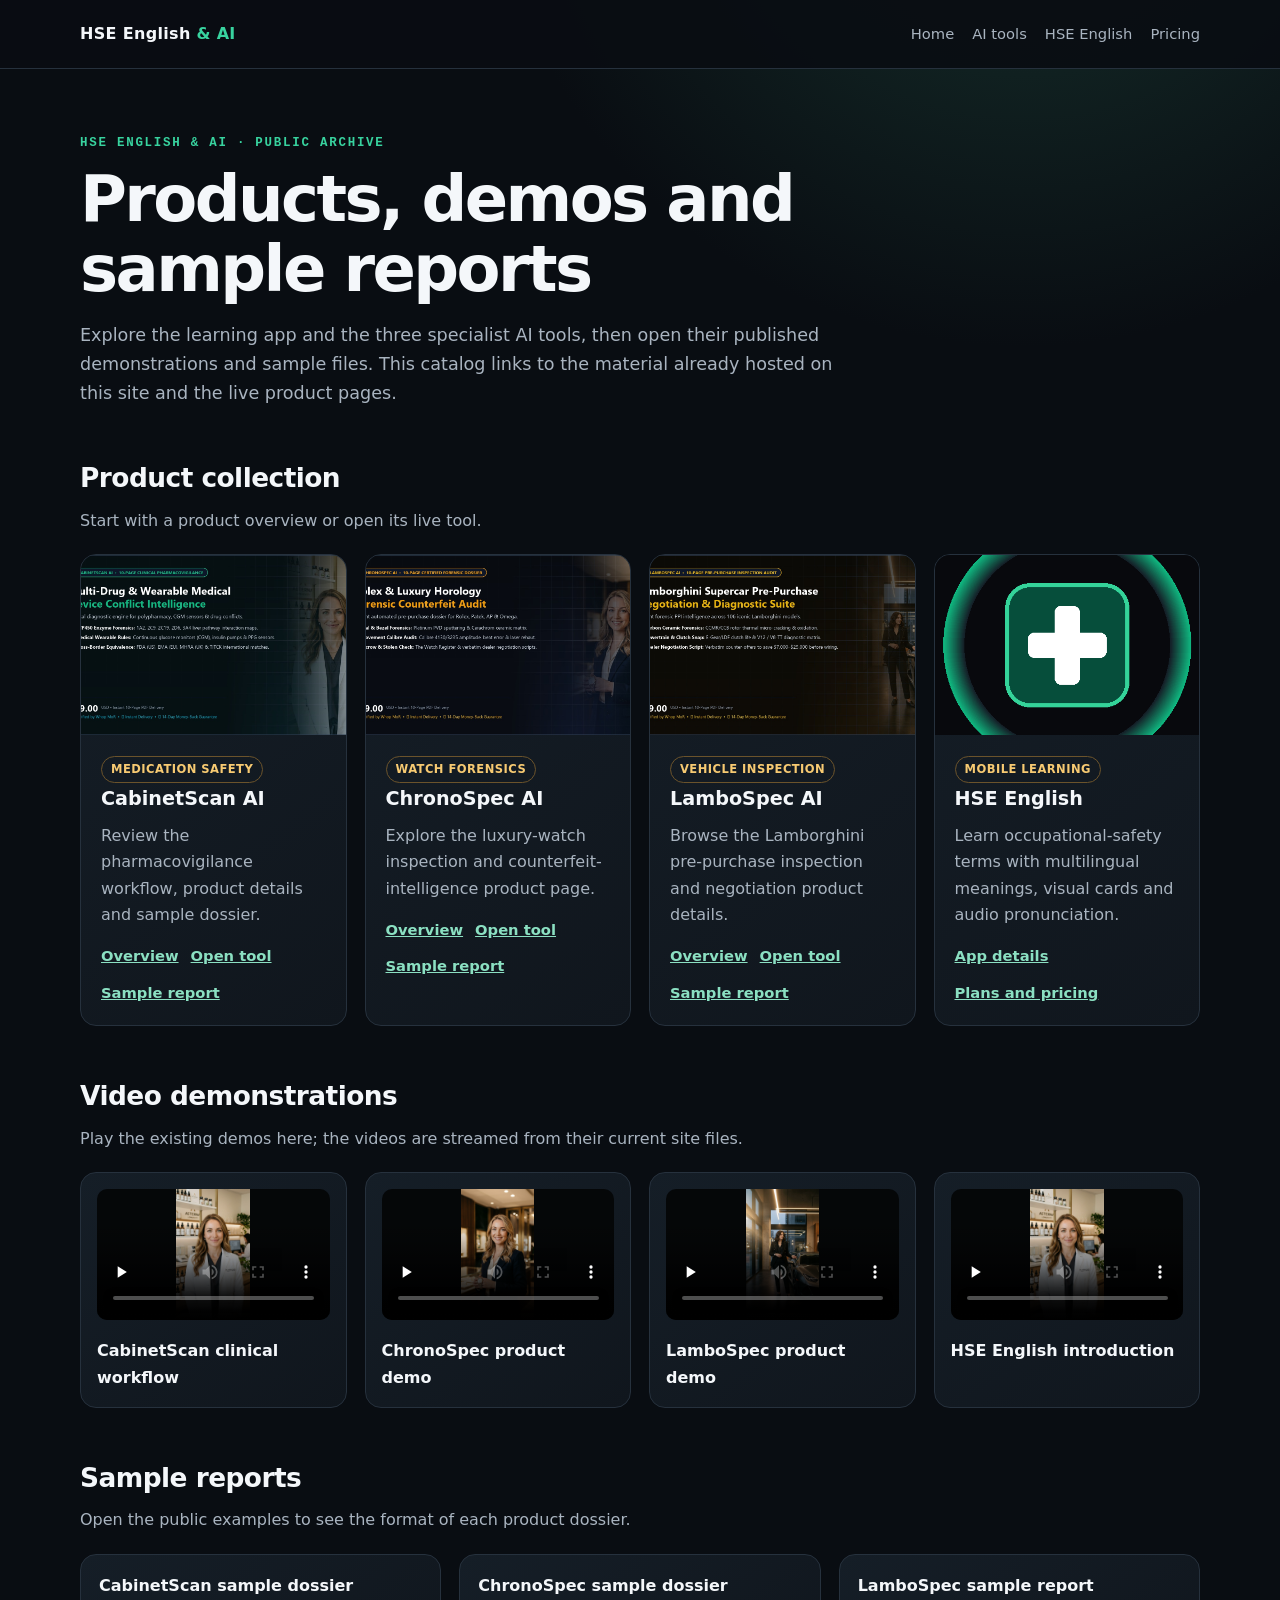
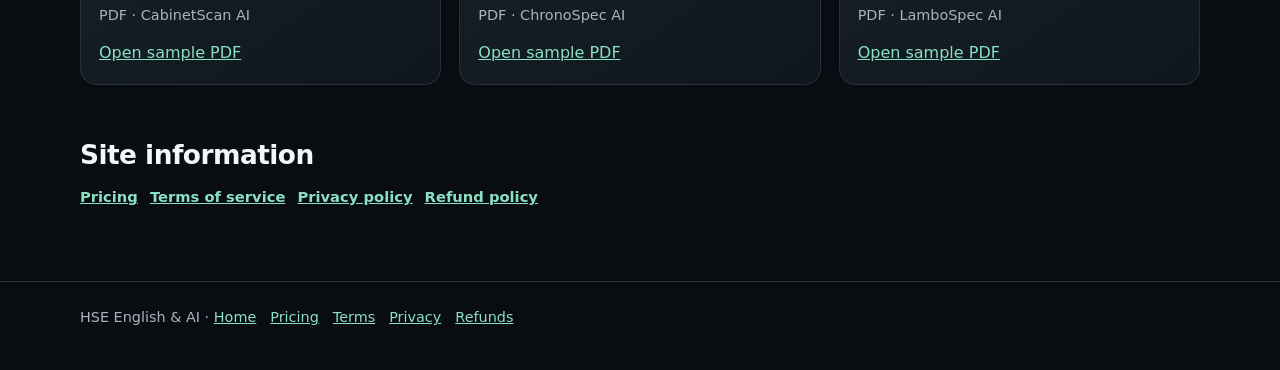
<file: archive.html>
<!doctype html>
<html lang="en">
<head>
  <meta charset="utf-8">
  <meta name="viewport" content="width=device-width, initial-scale=1">
  <title>Product &amp; Resource Archive | HSE English &amp; AI</title>
  <meta name="description" content="Browse HSE English learning resources, CabinetScan, ChronoSpec and LamboSpec product pages, public demos and sample reports in one archive.">
  <meta name="robots" content="index, follow, max-image-preview:large">
  <link rel="canonical" href="https://hseenglish.app/archive.html">
  <link rel="icon" type="image/png" href="logo.png">
  <meta property="og:type" content="website">
  <meta property="og:site_name" content="HSE English &amp; AI">
  <meta property="og:url" content="https://hseenglish.app/archive.html">
  <meta property="og:title" content="Product &amp; Resource Archive | HSE English &amp; AI">
  <meta property="og:description" content="Product pages, demos and sample reports from the HSE English and AI suite.">
  <meta property="og:image" content="https://hseenglish.app/logo.png">
  <script type="application/ld+json">
  {
    "@context": "https://schema.org",
    "@type": "CollectionPage",
    "name": "HSE English & AI Product and Resource Archive",
    "url": "https://hseenglish.app/archive.html",
    "description": "A catalog of the published product pages, demonstrations and sample reports in the HSE English and AI suite.",
    "isPartOf": {
      "@type": "WebSite",
      "name": "HSE English & AI",
      "url": "https://hseenglish.app/"
    },
    "mainEntity": {
      "@type": "ItemList",
      "itemListElement": [
        {"@type":"ListItem","position":1,"name":"HSE English","url":"https://hseenglish.app/#mobile-app"},
        {"@type":"ListItem","position":2,"name":"CabinetScan AI","url":"https://hseenglish.app/cabinetscan.html"},
        {"@type":"ListItem","position":3,"name":"ChronoSpec AI","url":"https://hseenglish.app/chronospec.html"},
        {"@type":"ListItem","position":4,"name":"LamboSpec AI","url":"https://hseenglish.app/lambospec.html"}
      ]
    }
  }
  </script>
  <style>
    :root{color-scheme:dark;--bg:#090d12;--panel:#111820;--line:#26313d;--text:#f4f7fa;--muted:#a9b4c0;--amber:#f4b73f;--green:#38d39f}
    *{box-sizing:border-box}
    body{margin:0;background:radial-gradient(circle at 80% -10%,#17332e 0,transparent 34rem),var(--bg);color:var(--text);font:16px/1.65 system-ui,-apple-system,"Segoe UI",sans-serif}
    a{color:#8be0c2}
    a:hover{color:#fff}
    .wrap{width:min(1120px,calc(100% - 36px));margin:auto}
    header{border-bottom:1px solid var(--line);background:#090d12e8}
    .bar{min-height:68px;display:flex;align-items:center;justify-content:space-between;gap:20px}
    .brand{color:var(--text);text-decoration:none;font-weight:800;letter-spacing:.02em}
    nav{display:flex;gap:18px;flex-wrap:wrap;font-size:.92rem}
    nav a{color:var(--muted);text-decoration:none}
    main{padding:54px 0 72px}
    .eyebrow{color:var(--green);font:700 .78rem/1.4 ui-monospace,monospace;letter-spacing:.14em;text-transform:uppercase}
    h1{font-size:clamp(2.2rem,6vw,4rem);line-height:1.08;letter-spacing:-.04em;max-width:850px;margin:12px 0}
    .lead{color:var(--muted);max-width:760px;font-size:1.1rem}
    h2{font-size:1.65rem;letter-spacing:-.02em;margin:48px 0 8px}
    .intro{color:var(--muted);margin:0 0 20px}
    .grid{display:grid;grid-template-columns:repeat(auto-fit,minmax(245px,1fr));gap:18px}
    .card{background:linear-gradient(145deg,#151e27,#10161d);border:1px solid var(--line);border-radius:16px;overflow:hidden}
    .card img{display:block;width:100%;height:180px;object-fit:cover;background:#151e27}
    .body{padding:20px}
    .body h3{margin:0 0 8px;font-size:1.2rem}
    .body p{color:var(--muted);margin:0 0 16px}
    .links{display:flex;gap:12px;flex-wrap:wrap;font-size:.92rem;font-weight:650}
    .media{padding:16px}
    video{width:100%;border-radius:10px;background:#050708;aspect-ratio:16/9}
    .media h3{font-size:1rem;margin:10px 0 0}
    .file{padding:18px}
    .file h3{font-size:1rem;margin:0 0 5px}
    .file p{color:var(--muted);font-size:.9rem;margin:0 0 12px}
    .pill{display:inline-block;color:#f7ca72;border:1px solid #6b532b;border-radius:999px;padding:3px 9px;font-size:.72rem;font-weight:700;letter-spacing:.04em;text-transform:uppercase}
    footer{border-top:1px solid var(--line);padding:24px 0 40px;color:var(--muted);font-size:.9rem}
    footer a{margin-right:14px}
    .skip{position:absolute;left:-9999px}
    .skip:focus{left:12px;top:12px;background:#fff;color:#000;padding:8px;z-index:3}
    @media(max-width:600px){.bar{align-items:flex-start;flex-direction:column;padding:14px 0}nav{gap:12px}main{padding-top:38px}.card img{height:150px}}
  </style>
</head>
<body>
  <a class="skip" href="#main">Skip to content</a>
  <header>
    <div class="wrap bar">
      <a class="brand" href="/">HSE English <span style="color:var(--green)">&amp; AI</span></a>
      <nav aria-label="Main navigation">
        <a href="/">Home</a>
        <a href="/#apps">AI tools</a>
        <a href="/#mobile-app">HSE English</a>
        <a href="/pricing.html">Pricing</a>
      </nav>
    </div>
  </header>
  <main id="main" class="wrap">
    <p class="eyebrow">HSE English &amp; AI · Public archive</p>
    <h1>Products, demos and sample reports</h1>
    <p class="lead">Explore the learning app and the three specialist AI tools, then open their published demonstrations and sample files. This catalog links to the material already hosted on this site and the live product pages.</p>
    <section aria-labelledby="products">
      <h2 id="products">Product collection</h2>
      <p class="intro">Start with a product overview or open its live tool.</p>
      <div class="grid">
        <article class="card">
          <img src="whop_cabinetscan_cover.jpg" alt="CabinetScan AI product artwork" loading="lazy">
          <div class="body">
            <span class="pill">Medication safety</span>
            <h3>CabinetScan AI</h3>
            <p>Review the pharmacovigilance workflow, product details and sample dossier.</p>
            <div class="links"><a href="cabinetscan.html">Overview</a><a href="https://federal216.github.io/cabinetscan/" target="_blank" rel="noopener">Open tool</a><a href="sample_cabinetscan_dossier.pdf">Sample report</a></div>
          </div>
        </article>
        <article class="card">
          <img src="whop_chronospec_cover.jpg" alt="ChronoSpec AI product artwork" loading="lazy">
          <div class="body">
            <span class="pill">Watch forensics</span>
            <h3>ChronoSpec AI</h3>
            <p>Explore the luxury-watch inspection and counterfeit-intelligence product page.</p>
            <div class="links"><a href="chronospec.html">Overview</a><a href="https://federal216.github.io/rolex-counterfeit-detector-chronospec/" target="_blank" rel="noopener">Open tool</a><a href="sample_chronospec_dossier.pdf">Sample report</a></div>
          </div>
        </article>
        <article class="card">
          <img src="whop_lambospec_cover.jpg" alt="LamboSpec AI product artwork" loading="lazy">
          <div class="body">
            <span class="pill">Vehicle inspection</span>
            <h3>LamboSpec AI</h3>
            <p>Browse the Lamborghini pre-purchase inspection and negotiation product details.</p>
            <div class="links"><a href="lambospec.html">Overview</a><a href="https://federal216.github.io/lambospec-ai/" target="_blank" rel="noopener">Open tool</a><a href="sample_report.pdf">Sample report</a></div>
          </div>
        </article>
        <article class="card">
          <img src="logo.png" alt="HSE English app logo" loading="lazy">
          <div class="body">
            <span class="pill">Mobile learning</span>
            <h3>HSE English</h3>
            <p>Learn occupational-safety terms with multilingual meanings, visual cards and audio pronunciation.</p>
            <div class="links"><a href="/#mobile-app">App details</a><a href="pricing.html">Plans and pricing</a></div>
          </div>
        </article>
      </div>
    </section>
    <section aria-labelledby="demos">
      <h2 id="demos">Video demonstrations</h2>
      <p class="intro">Play the existing demos here; the videos are streamed from their current site files.</p>
      <div class="grid">
        <article class="card media"><video controls preload="none" poster="doctor_poster.jpg"><source src="cabinetscan_doctor_briefing.mp4" type="video/mp4">Your browser does not support HTML video.</video><h3>CabinetScan clinical workflow</h3></article>
        <article class="card media"><video controls preload="none" poster="chronospec_presenter_poster.jpg"><source src="chronospec_vip_female_presenter.mp4" type="video/mp4">Your browser does not support HTML video.</video><h3>ChronoSpec product demo</h3></article>
        <article class="card media"><video controls preload="none" poster="presenter_poster.jpg"><source src="lambospec_vip_female_presenter.mp4" type="video/mp4">Your browser does not support HTML video.</video><h3>LamboSpec product demo</h3></article>
        <article class="card media"><video controls preload="none" poster="doctor_poster.jpg"><source src="dr_elena_talking_avatar.mp4" type="video/mp4">Your browser does not support HTML video.</video><h3>HSE English introduction</h3></article>
      </div>
    </section>
    <section aria-labelledby="reports">
      <h2 id="reports">Sample reports</h2>
      <p class="intro">Open the public examples to see the format of each product dossier.</p>
      <div class="grid">
        <article class="card file"><h3>CabinetScan sample dossier</h3><p>PDF · CabinetScan AI</p><a href="sample_cabinetscan_dossier.pdf">Open sample PDF</a></article>
        <article class="card file"><h3>ChronoSpec sample dossier</h3><p>PDF · ChronoSpec AI</p><a href="sample_chronospec_dossier.pdf">Open sample PDF</a></article>
        <article class="card file"><h3>LamboSpec sample report</h3><p>PDF · LamboSpec AI</p><a href="sample_report.pdf">Open sample PDF</a></article>
      </div>
    </section>
    <section aria-labelledby="policies">
      <h2 id="policies">Site information</h2>
      <div class="links"><a href="pricing.html">Pricing</a><a href="terms.html">Terms of service</a><a href="privacy.html">Privacy policy</a><a href="refund.html">Refund policy</a></div>
    </section>
  </main>
  <footer><div class="wrap">HSE English &amp; AI · <a href="/">Home</a><a href="pricing.html">Pricing</a><a href="terms.html">Terms</a><a href="privacy.html">Privacy</a><a href="refund.html">Refunds</a></div></footer>
</body>
</html>
</file>
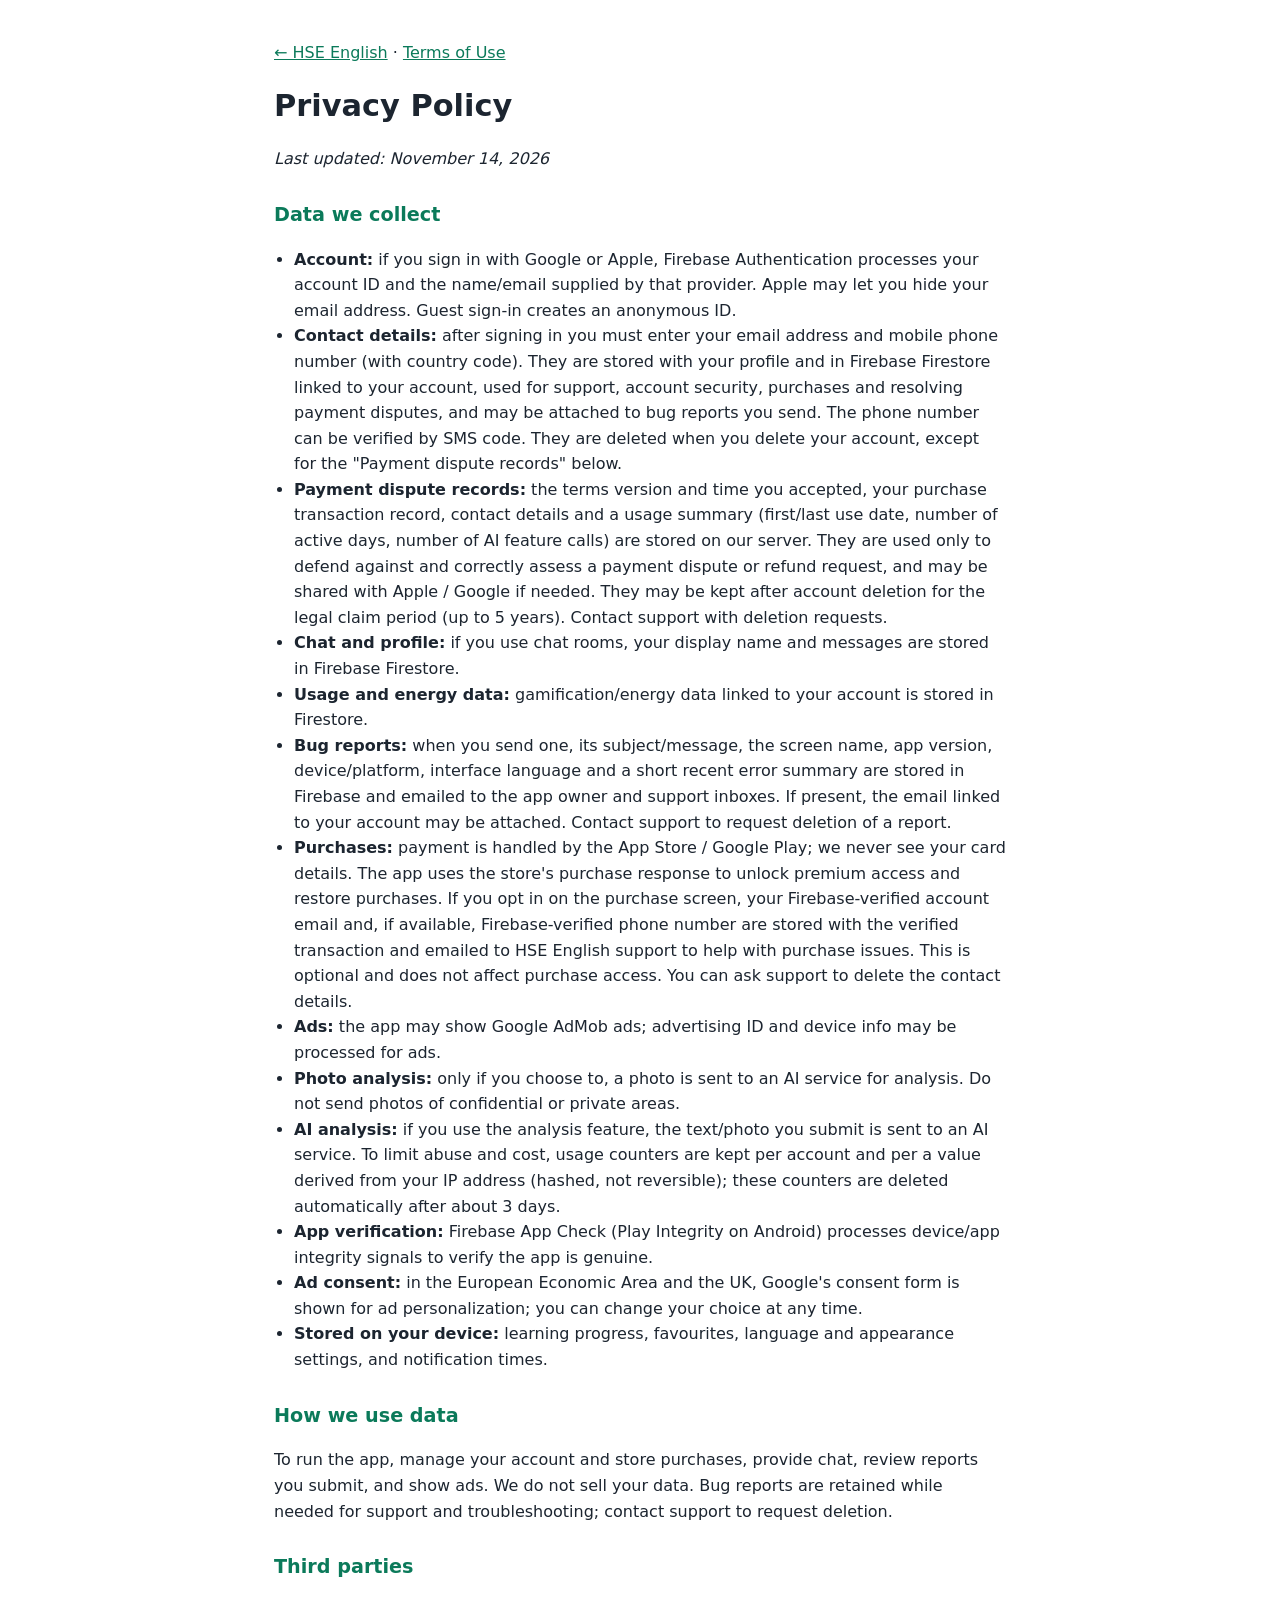
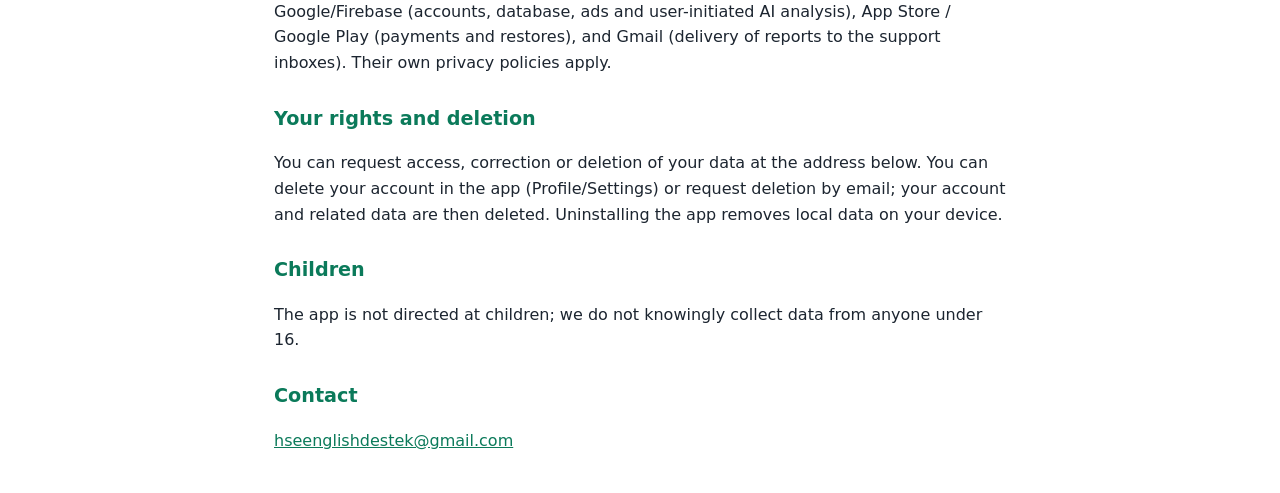
<file: privacy.html>
<!doctype html>
<html lang="en">
<head>
<meta charset="utf-8"> 
<meta name="viewport" content="width=device-width, initial-scale=1">
<title>Privacy Policy — HSE English</title>
<link rel="stylesheet" href="style.css">
</head>
<body>
<main style="max-width:780px;margin:0 auto;padding:24px;line-height:1.6">
<p><a href="index.html">← HSE English</a> · <a href="terms.html">Terms of Use</a></p>

<h1>Privacy Policy</h1>
<p><em>Last updated: November 14, 2026</em></p>
<h2>Data we collect</h2>
<ul>
<li><strong>Account:</strong> if you sign in with Google or Apple, Firebase Authentication processes your account ID and the name/email supplied by that provider. Apple may let you hide your email address. Guest sign-in creates an anonymous ID.</li>
<li><strong>Contact details:</strong> after signing in you must enter your email address and mobile phone number (with country code). They are stored with your profile and in Firebase Firestore linked to your account, used for support, account security, purchases and resolving payment disputes, and may be attached to bug reports you send. The phone number can be verified by SMS code. They are deleted when you delete your account, except for the "Payment dispute records" below.</li>
<li><strong>Payment dispute records:</strong> the terms version and time you accepted, your purchase transaction record, contact details and a usage summary (first/last use date, number of active days, number of AI feature calls) are stored on our server. They are used only to defend against and correctly assess a payment dispute or refund request, and may be shared with Apple / Google if needed. They may be kept after account deletion for the legal claim period (up to 5 years). Contact support with deletion requests.</li>
<li><strong>Chat and profile:</strong> if you use chat rooms, your display name and messages are stored in Firebase Firestore.</li>
<li><strong>Usage and energy data:</strong> gamification/energy data linked to your account is stored in Firestore.</li>
<li><strong>Bug reports:</strong> when you send one, its subject/message, the screen name, app version, device/platform, interface language and a short recent error summary are stored in Firebase and emailed to the app owner and support inboxes. If present, the email linked to your account may be attached. Contact support to request deletion of a report.</li>
<li><strong>Purchases:</strong> payment is handled by the App Store / Google Play; we never see your card details. The app uses the store's purchase response to unlock premium access and restore purchases. If you opt in on the purchase screen, your Firebase-verified account email and, if available, Firebase-verified phone number are stored with the verified transaction and emailed to HSE English support to help with purchase issues. This is optional and does not affect purchase access. You can ask support to delete the contact details.</li>
<li><strong>Ads:</strong> the app may show Google AdMob ads; advertising ID and device info may be processed for ads.</li>
<li><strong>Photo analysis:</strong> only if you choose to, a photo is sent to an AI service for analysis. Do not send photos of confidential or private areas.</li>
<li><strong>AI analysis:</strong> if you use the analysis feature, the text/photo you submit is sent to an AI service. To limit abuse and cost, usage counters are kept per account and per a value derived from your IP address (hashed, not reversible); these counters are deleted automatically after about 3 days.</li>
<li><strong>App verification:</strong> Firebase App Check (Play Integrity on Android) processes device/app integrity signals to verify the app is genuine.</li>
<li><strong>Ad consent:</strong> in the European Economic Area and the UK, Google's consent form is shown for ad personalization; you can change your choice at any time.</li>
<li><strong>Stored on your device:</strong> learning progress, favourites, language and appearance settings, and notification times.</li>
</ul>
<h2>How we use data</h2>
<p>To run the app, manage your account and store purchases, provide chat, review reports you submit, and show ads. We do not sell your data. Bug reports are retained while needed for support and troubleshooting; contact support to request deletion.</p>
<h2>Third parties</h2>
<p>Google/Firebase (accounts, database, ads and user-initiated AI analysis), App Store / Google Play (payments and restores), and Gmail (delivery of reports to the support inboxes). Their own privacy policies apply.</p>
<h2 id="delete">Your rights and deletion</h2>
<p>You can request access, correction or deletion of your data at the address below. You can delete your account in the app (Profile/Settings) or request deletion by email; your account and related data are then deleted. Uninstalling the app removes local data on your device.</p>
<h2>Children</h2>
<p>The app is not directed at children; we do not knowingly collect data from anyone under 16.</p>
<h2>Contact</h2>
<p><a href="mailto:hseenglishdestek@gmail.com">hseenglishdestek@gmail.com</a></p>
</main>
</body>
</html>
</file>
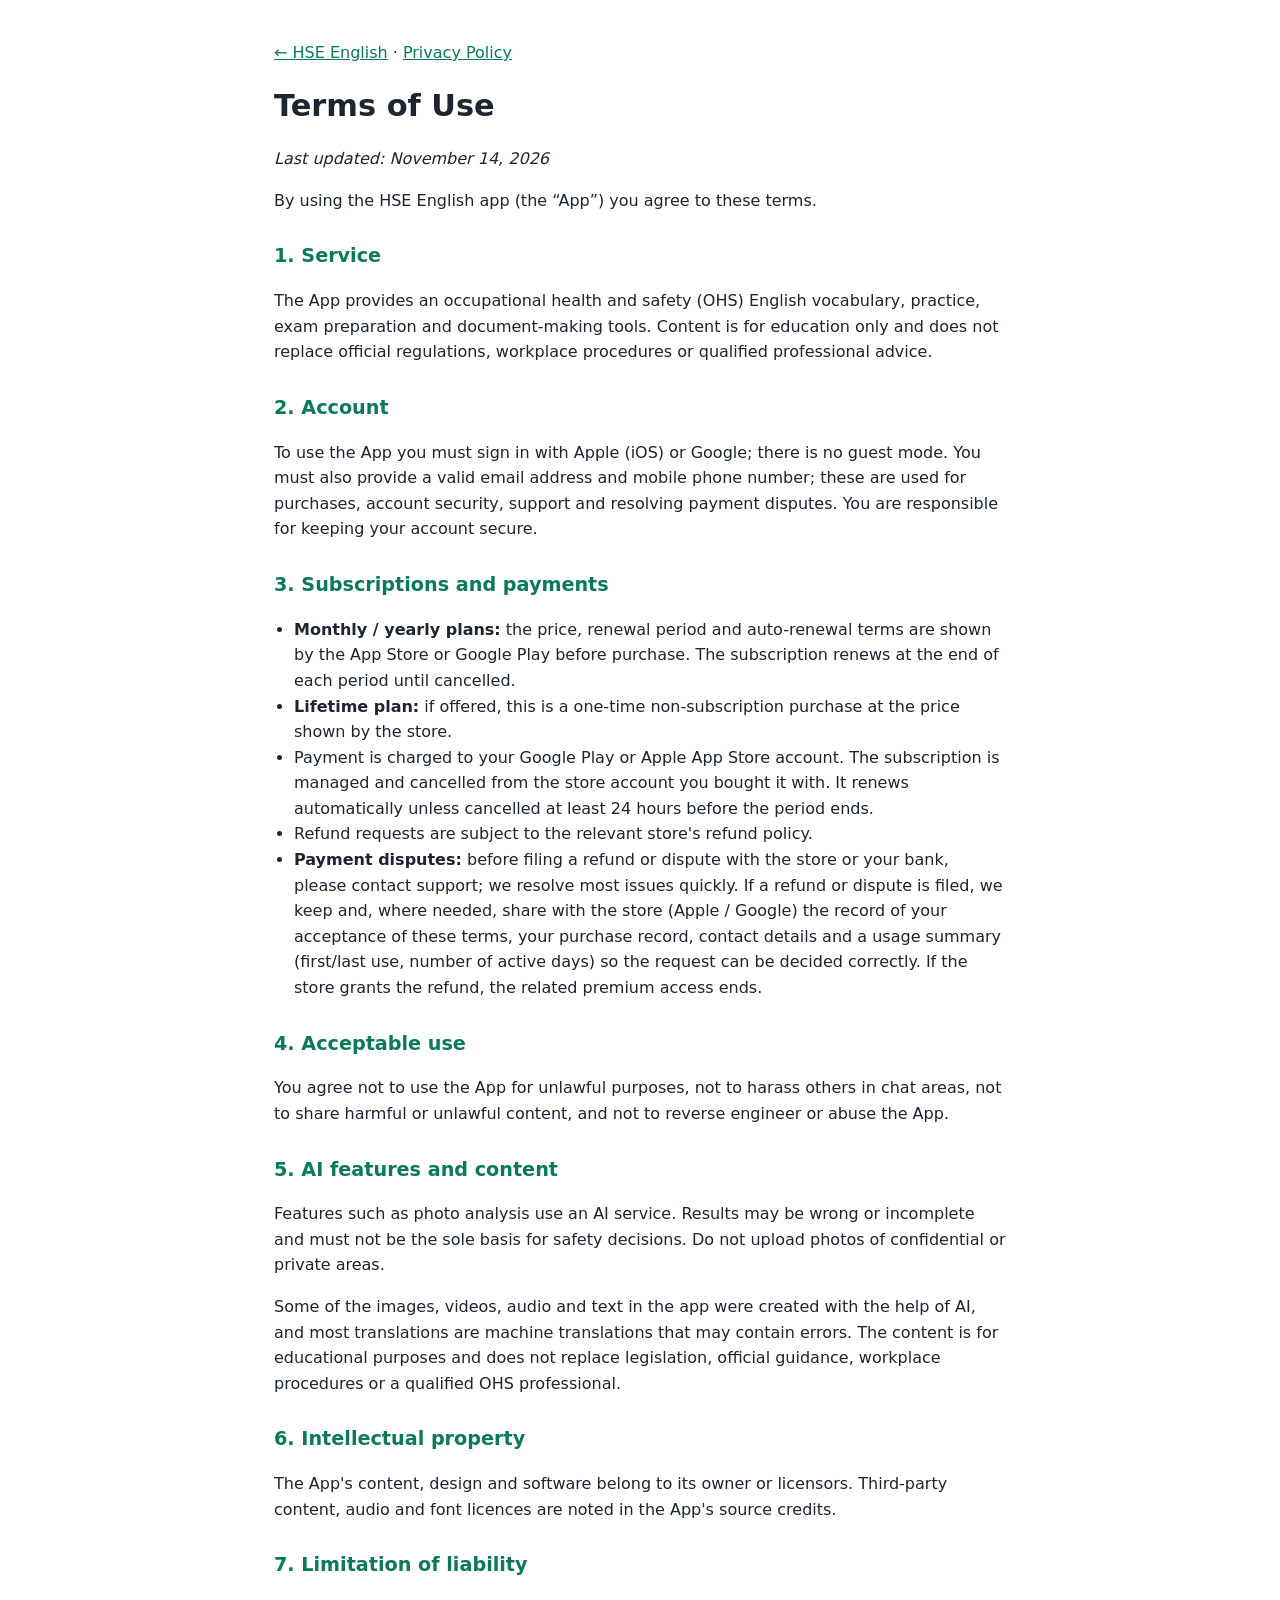
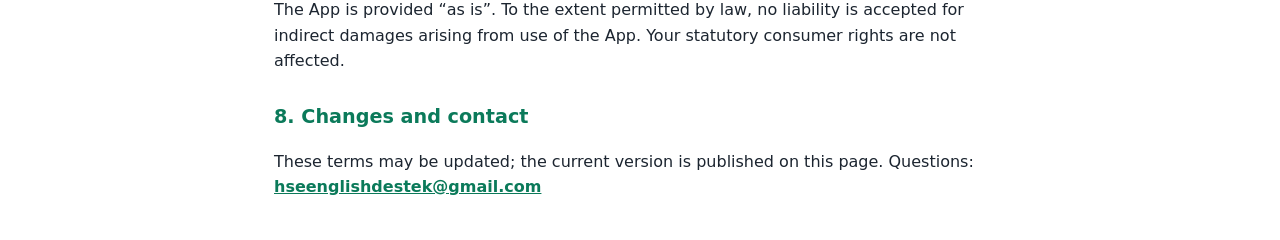
<file: terms.html>
<!doctype html>
<html lang="en">
<head>
<meta charset="utf-8">
<meta name="viewport" content="width=device-width, initial-scale=1">
<title>Terms of Use — HSE English</title>
<link rel="stylesheet" href="style.css">
</head>
<body>
<main style="max-width:780px;margin:0 auto;padding:24px;line-height:1.6">
<p><a href="index.html">← HSE English</a> · <a href="privacy.html">Privacy Policy</a></p>

<h1>Terms of Use</h1>
<p><em>Last updated: November 14, 2026</em></p>
<p>By using the HSE English app (the “App”) you agree to these terms.</p>
<h2>1. Service</h2>
<p>The App provides an occupational health and safety (OHS) English vocabulary, practice, exam preparation and document-making tools. Content is for education only and does not replace official regulations, workplace procedures or qualified professional advice.</p>
<h2>2. Account</h2>
<p>To use the App you must sign in with Apple (iOS) or Google; there is no guest mode. You must also provide a valid email address and mobile phone number; these are used for purchases, account security, support and resolving payment disputes. You are responsible for keeping your account secure.</p>
<h2>3. Subscriptions and payments</h2>
<ul>
<li><strong>Monthly / yearly plans:</strong> the price, renewal period and auto-renewal terms are shown by the App Store or Google Play before purchase. The subscription renews at the end of each period until cancelled.</li>
<li><strong>Lifetime plan:</strong> if offered, this is a one-time non-subscription purchase at the price shown by the store.</li>
<li>Payment is charged to your Google Play or Apple App Store account. The subscription is managed and cancelled from the store account you bought it with. It renews automatically unless cancelled at least 24 hours before the period ends.</li>
<li>Refund requests are subject to the relevant store's refund policy.</li>
<li><strong>Payment disputes:</strong> before filing a refund or dispute with the store or your bank, please contact support; we resolve most issues quickly. If a refund or dispute is filed, we keep and, where needed, share with the store (Apple / Google) the record of your acceptance of these terms, your purchase record, contact details and a usage summary (first/last use, number of active days) so the request can be decided correctly. If the store grants the refund, the related premium access ends.</li>
</ul>
<h2>4. Acceptable use</h2>
<p>You agree not to use the App for unlawful purposes, not to harass others in chat areas, not to share harmful or unlawful content, and not to reverse engineer or abuse the App.</p>
<h2>5. AI features and content</h2>
<p>Features such as photo analysis use an AI service. Results may be wrong or incomplete and must not be the sole basis for safety decisions. Do not upload photos of confidential or private areas.</p>
<p>Some of the images, videos, audio and text in the app were created with the help of AI, and most translations are machine translations that may contain errors. The content is for educational purposes and does not replace legislation, official guidance, workplace procedures or a qualified OHS professional.</p>
<h2>6. Intellectual property</h2>
<p>The App's content, design and software belong to its owner or licensors. Third-party content, audio and font licences are noted in the App's source credits.</p>
<h2>7. Limitation of liability</h2>
<p>The App is provided “as is”. To the extent permitted by law, no liability is accepted for indirect damages arising from use of the App. Your statutory consumer rights are not affected.</p>
<h2>8. Changes and contact</h2>
<p>These terms may be updated; the current version is published on this page. Questions: <a href="mailto:hseenglishdestek@gmail.com"><strong>hseenglishdestek@gmail.com</strong></a></p>
</main>
</body>
</html>
</file>
<file: style.css>
:root{--bg:#ffffff;--fg:#1c2530;--muted:#5b6673;--accent:#0b7a5a;--line:#e3e8ee;--card:#f6f8fa}
@media (prefers-color-scheme:dark){:root{--bg:#10161c;--fg:#e8edf2;--muted:#9aa7b4;--accent:#3ddc97;--line:#26303a;--card:#171f27}}
*{box-sizing:border-box}
body{margin:0;background:var(--bg);color:var(--fg);font:16px/1.6 system-ui,-apple-system,"Segoe UI",Roboto,sans-serif}
main{max-width:760px;margin:0 auto;padding:32px 18px 64px}
h1{font-size:1.9rem;margin:0 0 4px}
h2{font-size:1.2rem;margin:28px 0 8px;color:var(--accent)}
p,li{color:var(--fg)}
.muted{color:var(--muted);font-size:.92rem}
a{color:var(--accent)}
ul{padding-left:20px}
.card{background:var(--card);border:1px solid var(--line);border-radius:12px;padding:16px 18px;margin:18px 0}
nav a{margin-right:14px}
hr{border:0;border-top:1px solid var(--line);margin:40px 0}
</file>
